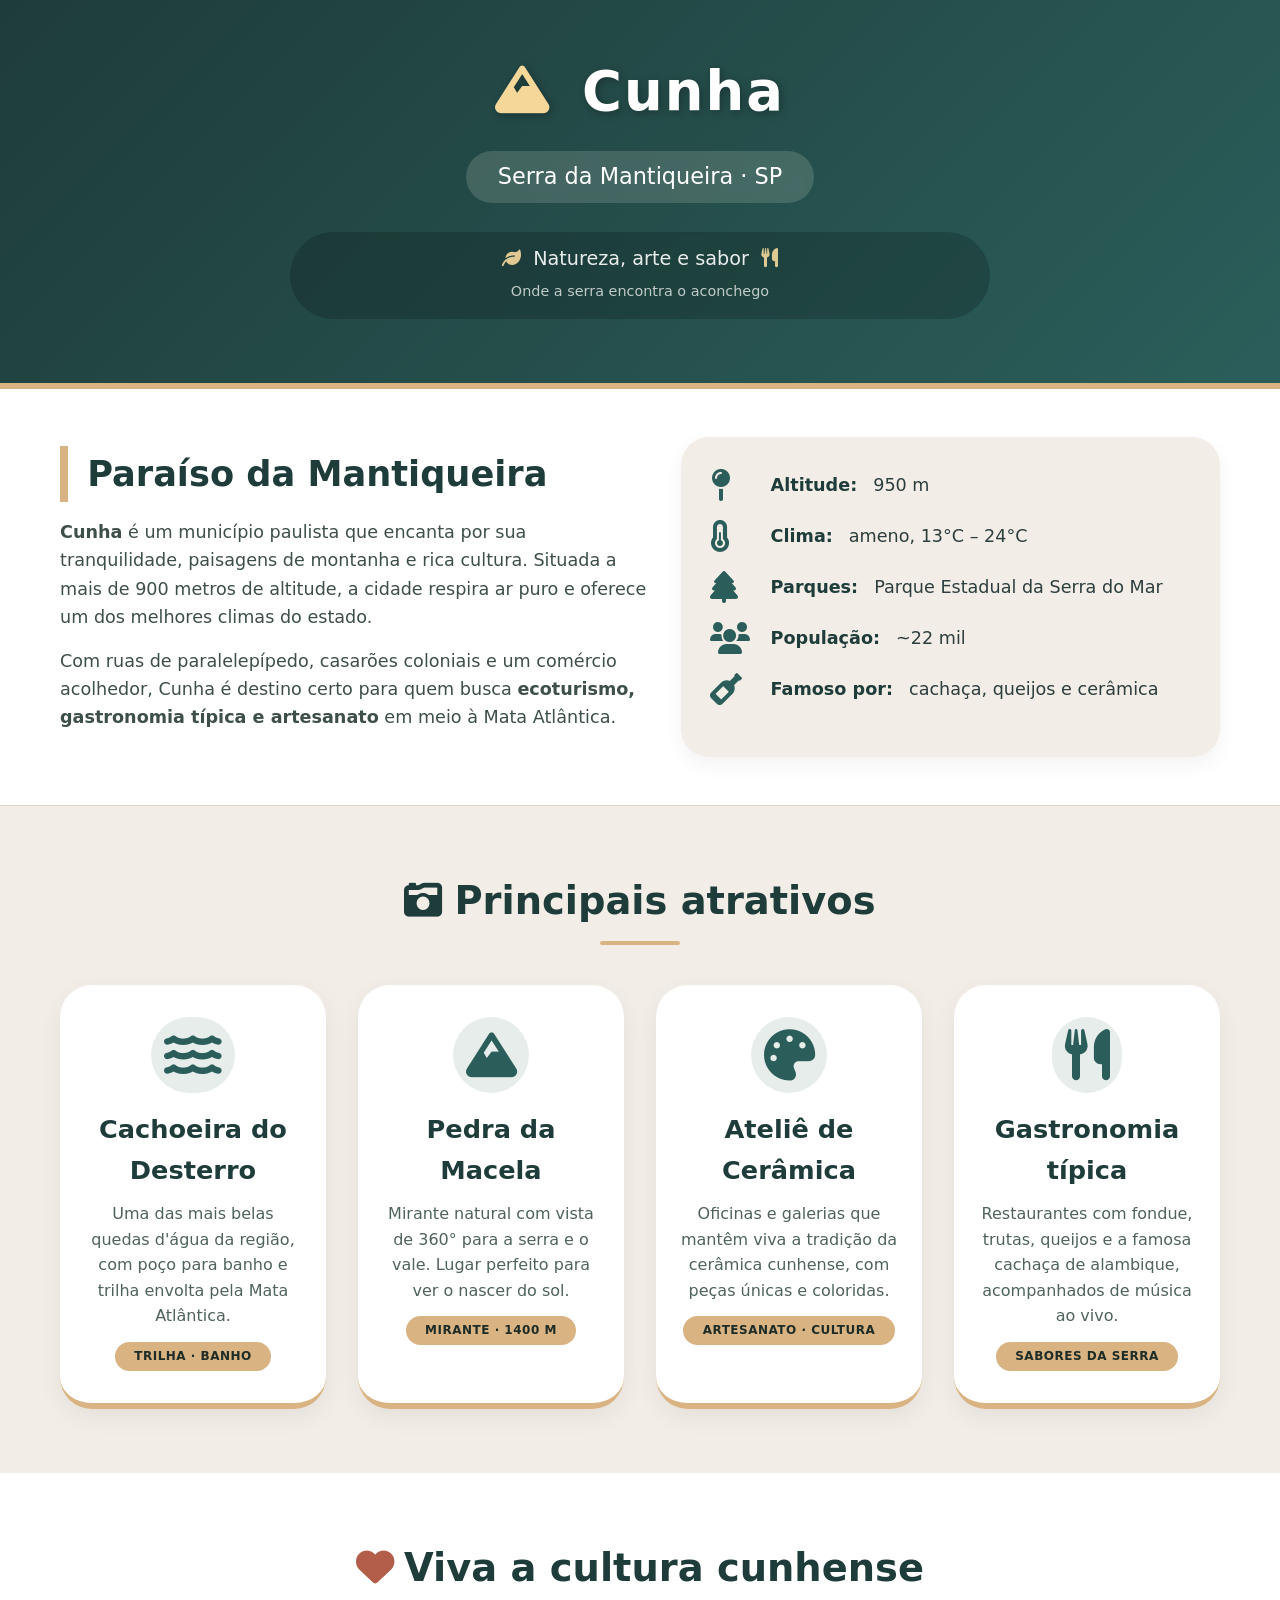
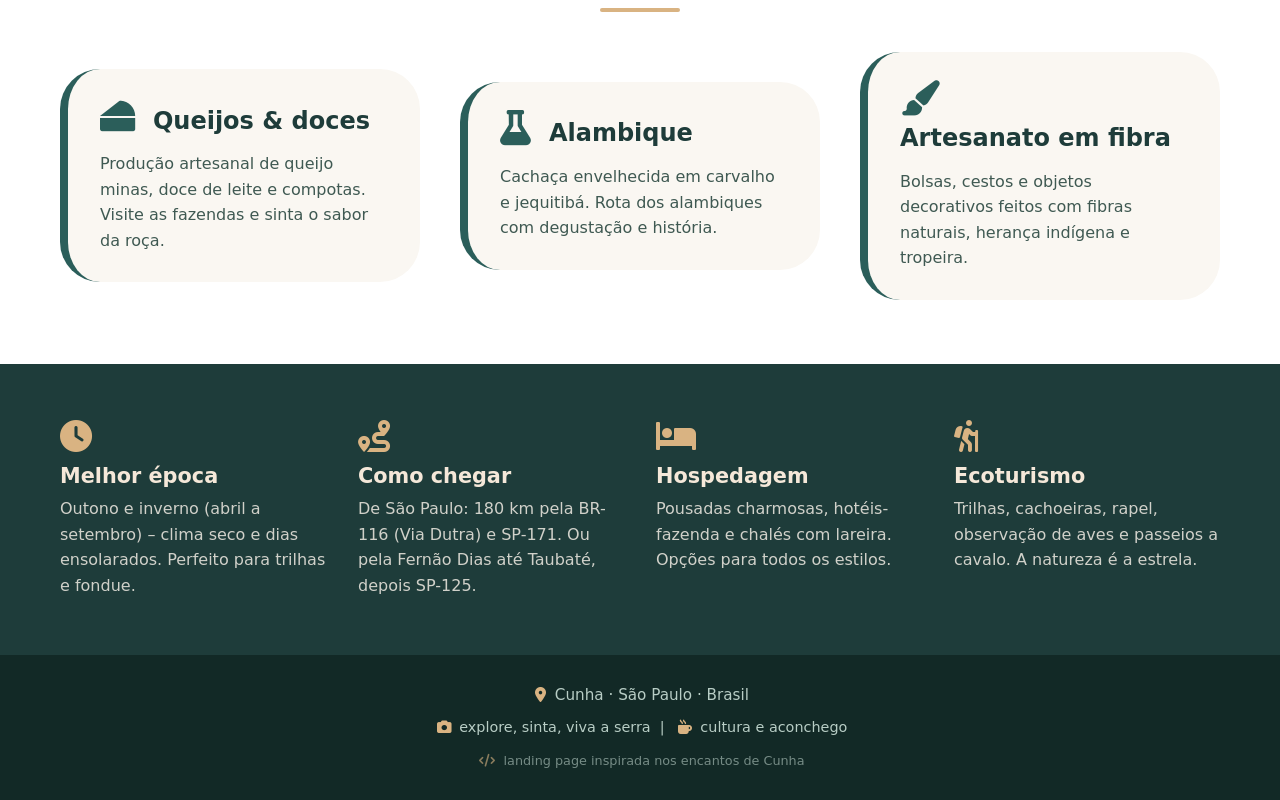
<file: deepseek_html_20260805_d9c108.html>
<!DOCTYPE html>
<html lang="pt-BR">
<head>
  <meta charset="UTF-8" />
  <meta name="viewport" content="width=device-width, initial-scale=1.0" />
  <title>🌿 Cunha - SP | Turismo & Encantos</title>
  <!-- Font Awesome para ícones -->
  <link rel="stylesheet" href="https://cdnjs.cloudflare.com/ajax/libs/font-awesome/6.0.0-beta3/css/all.min.css" />
  <style>
    * {
      margin: 0;
      padding: 0;
      box-sizing: border-box;
    }

    body {
      font-family: 'Segoe UI', Roboto, system-ui, sans-serif;
      background: #f9f6f0;
      color: #2d3e3f;
      line-height: 1.6;
    }

    .container {
      max-width: 1200px;
      margin: 0 auto;
      padding: 0 20px;
    }

    /* cabeçalho / hero */
    .hero {
      background: linear-gradient(135deg, #1e3c3a 0%, #2b5e5a 100%);
      color: white;
      padding: 3rem 0 4rem;
      text-align: center;
      border-bottom: 6px solid #d9b382;
      position: relative;
    }

    .hero h1 {
      font-size: 3.4rem;
      font-weight: 700;
      letter-spacing: 2px;
      margin-bottom: 0.5rem;
      text-shadow: 2px 2px 8px rgba(0,0,0,0.3);
    }

    .hero h1 i {
      color: #f5d79a;
      margin-right: 10px;
    }

    .hero .subtitle {
      font-size: 1.4rem;
      font-weight: 300;
      background: rgba(255,255,240,0.15);
      display: inline-block;
      padding: 0.5rem 2rem;
      border-radius: 50px;
      backdrop-filter: blur(4px);
      margin-top: 0.5rem;
    }

    .hero .tagline {
      margin-top: 1.8rem;
      font-size: 1.2rem;
      max-width: 700px;
      margin-left: auto;
      margin-right: auto;
      opacity: 0.9;
      background: rgba(0,0,0,0.2);
      padding: 0.8rem 1.5rem;
      border-radius: 60px;
      backdrop-filter: blur(2px);
    }

    .hero .tagline i {
      margin: 0 6px;
      color: #f5d79a;
    }

    /* seção sobre */
    .about {
      background: white;
      padding: 3rem 0;
      border-bottom: 1px solid #e0d6c8;
    }

    .about-grid {
      display: flex;
      flex-wrap: wrap;
      gap: 2rem;
      align-items: center;
    }

    .about-text {
      flex: 1 1 300px;
    }

    .about-text h2 {
      font-size: 2.2rem;
      color: #1e3c3a;
      margin-bottom: 1rem;
      border-left: 8px solid #d9b382;
      padding-left: 1.2rem;
    }

    .about-text p {
      font-size: 1.1rem;
      color: #3e4f4a;
      margin-bottom: 1rem;
    }

    .about-stats {
      flex: 1 1 250px;
      background: #f2ede6;
      padding: 2rem 1.8rem;
      border-radius: 28px;
      box-shadow: 0 8px 20px rgba(0,0,0,0.05);
    }

    .about-stats .stat {
      display: flex;
      align-items: center;
      gap: 1rem;
      margin-bottom: 1.2rem;
      font-size: 1.1rem;
    }

    .about-stats .stat i {
      font-size: 2rem;
      width: 2.8rem;
      color: #2b5e5a;
    }

    .about-stats .stat span {
      font-weight: 600;
      color: #1e3c3a;
    }

    /* cartões de atrativos */
    .attractions {
      padding: 4rem 0;
      background: #f2ede6;
    }

    .section-title {
      text-align: center;
      font-size: 2.4rem;
      color: #1e3c3a;
      margin-bottom: 2.5rem;
      position: relative;
    }

    .section-title::after {
      content: '';
      display: block;
      width: 80px;
      height: 4px;
      background: #d9b382;
      margin: 0.6rem auto 0;
      border-radius: 4px;
    }

    .card-grid {
      display: grid;
      grid-template-columns: repeat(auto-fit, minmax(260px, 1fr));
      gap: 2rem;
    }

    .card {
      background: white;
      border-radius: 32px;
      padding: 2rem 1.5rem;
      box-shadow: 0 8px 24px rgba(0, 0, 0, 0.06);
      transition: transform 0.2s ease, box-shadow 0.2s ease;
      text-align: center;
      border-bottom: 6px solid #d9b382;
    }

    .card:hover {
      transform: translateY(-8px);
      box-shadow: 0 16px 32px rgba(0, 0, 0, 0.1);
    }

    .card i {
      font-size: 3.2rem;
      color: #2b5e5a;
      background: #e6edea;
      padding: 0.8rem;
      border-radius: 60px;
      margin-bottom: 1rem;
    }

    .card h3 {
      font-size: 1.6rem;
      margin-bottom: 0.6rem;
      color: #1e3c3a;
    }

    .card p {
      color: #4f625c;
      font-size: 1rem;
    }

    .card .badge {
      display: inline-block;
      background: #d9b382;
      color: #1e2c27;
      font-weight: 600;
      font-size: 0.75rem;
      padding: 0.3rem 1.2rem;
      border-radius: 30px;
      margin-top: 0.8rem;
      letter-spacing: 0.5px;
      text-transform: uppercase;
    }

    /* destaques cultura / gastronomia */
    .culture {
      background: white;
      padding: 4rem 0;
    }

    .culture-flex {
      display: flex;
      flex-wrap: wrap;
      gap: 2.5rem;
      align-items: center;
    }

    .culture-item {
      flex: 1 1 280px;
      background: #faf7f2;
      padding: 1.8rem 2rem;
      border-radius: 40px;
      border-left: 8px solid #2b5e5a;
      transition: 0.2s;
    }

    .culture-item i {
      color: #2b5e5a;
      font-size: 2.2rem;
      margin-right: 0.8rem;
    }

    .culture-item h4 {
      display: inline-block;
      font-size: 1.5rem;
      color: #1e3c3a;
      margin-bottom: 0.2rem;
    }

    .culture-item p {
      margin-top: 0.5rem;
      color: #3f5952;
    }

    /* info prática */
    .info {
      background: #1e3c3a;
      color: #f0ebe3;
      padding: 3.5rem 0;
    }

    .info-grid {
      display: flex;
      flex-wrap: wrap;
      justify-content: space-between;
      gap: 2rem;
    }

    .info-box {
      flex: 1 1 200px;
    }

    .info-box i {
      font-size: 2rem;
      color: #d9b382;
      margin-bottom: 0.5rem;
    }

    .info-box h4 {
      font-size: 1.3rem;
      color: #f5e8d9;
      margin-bottom: 0.2rem;
    }

    .info-box p {
      opacity: 0.85;
      font-size: 1rem;
    }

    .footer {
      background: #122926;
      color: #b8cdc5;
      text-align: center;
      padding: 1.8rem 0;
      font-size: 0.95rem;
    }

    .footer i {
      color: #d9b382;
      margin: 0 4px;
    }

    .footer a {
      color: #d9b382;
      text-decoration: none;
    }

    @media (max-width: 650px) {
      .hero h1 {
        font-size: 2.4rem;
      }
      .hero .subtitle {
        font-size: 1.1rem;
        padding: 0.3rem 1.2rem;
      }
      .about-stats {
        padding: 1.5rem;
      }
      .card-grid {
        grid-template-columns: 1fr;
      }
    }
  </style>
</head>
<body>

  <!-- HERO -->
  <section class="hero">
    <div class="container">
      <h1><i class="fas fa-mountain"></i> Cunha</h1>
      <div class="subtitle">Serra da Mantiqueira · SP</div>
      <div class="tagline">
        <i class="fas fa-leaf"></i> Natureza, arte e sabor <i class="fas fa-utensils"></i> <br>
        <span style="font-size: 0.9rem; opacity: 0.8;">Onde a serra encontra o aconchego</span>
      </div>
    </div>
  </section>

  <!-- SOBRE / DADOS RÁPIDOS -->
  <section class="about">
    <div class="container about-grid">
      <div class="about-text">
        <h2>Paraíso da Mantiqueira</h2>
        <p><strong>Cunha</strong> é um município paulista que encanta por sua tranquilidade, paisagens de montanha e rica cultura. Situada a mais de 900 metros de altitude, a cidade respira ar puro e oferece um dos melhores climas do estado.</p>
        <p>Com ruas de paralelepípedo, casarões coloniais e um comércio acolhedor, Cunha é destino certo para quem busca <strong>ecoturismo, gastronomia típica e artesanato</strong> em meio à Mata Atlântica.</p>
      </div>
      <div class="about-stats">
        <div class="stat"><i class="fas fa-map-pin"></i> <span>Altitude:</span> 950 m</div>
        <div class="stat"><i class="fas fa-thermometer-half"></i> <span>Clima:</span> ameno, 13°C – 24°C</div>
        <div class="stat"><i class="fas fa-tree"></i> <span>Parques:</span> Parque Estadual da Serra do Mar</div>
        <div class="stat"><i class="fas fa-users"></i> <span>População:</span> ~22 mil</div>
        <div class="stat"><i class="fas fa-wine-bottle"></i> <span>Famoso por:</span> cachaça, queijos e cerâmica</div>
      </div>
    </div>
  </section>

  <!-- ATRATIVOS PRINCIPAIS -->
  <section class="attractions">
    <div class="container">
      <h2 class="section-title"><i class="fas fa-camera-retro" style="margin-right: 12px;"></i>Principais atrativos</h2>
      <div class="card-grid">
        <div class="card">
          <i class="fas fa-water"></i>
          <h3>Cachoeira do Desterro</h3>
          <p>Uma das mais belas quedas d'água da região, com poço para banho e trilha envolta pela Mata Atlântica.</p>
          <span class="badge">trilha · banho</span>
        </div>
        <div class="card">
          <i class="fas fa-mountain"></i>
          <h3>Pedra da Macela</h3>
          <p>Mirante natural com vista de 360° para a serra e o vale. Lugar perfeito para ver o nascer do sol.</p>
          <span class="badge">mirante · 1400 m</span>
        </div>
        <div class="card">
          <i class="fas fa-palette"></i>
          <h3>Ateliê de Cerâmica</h3>
          <p>Oficinas e galerias que mantêm viva a tradição da cerâmica cunhense, com peças únicas e coloridas.</p>
          <span class="badge">artesanato · cultura</span>
        </div>
        <div class="card">
          <i class="fas fa-utensils"></i>
          <h3>Gastronomia típica</h3>
          <p>Restaurantes com fondue, trutas, queijos e a famosa cachaça de alambique, acompanhados de música ao vivo.</p>
          <span class="badge">sabores da serra</span>
        </div>
      </div>
    </div>
  </section>

  <!-- CULTURA E GASTRONOMIA -->
  <section class="culture">
    <div class="container">
      <h2 class="section-title"><i class="fas fa-heart" style="color: #b35e4b; margin-right: 10px;"></i>Viva a cultura cunhense</h2>
      <div class="culture-flex">
        <div class="culture-item">
          <i class="fas fa-cheese"></i>
          <h4>Queijos & doces</h4>
          <p>Produção artesanal de queijo minas, doce de leite e compotas. Visite as fazendas e sinta o sabor da roça.</p>
        </div>
        <div class="culture-item">
          <i class="fas fa-flask"></i>
          <h4>Alambique</h4>
          <p>Cachaça envelhecida em carvalho e jequitibá. Rota dos alambiques com degustação e história.</p>
        </div>
        <div class="culture-item">
          <i class="fas fa-paint-brush"></i>
          <h4>Artesanato em fibra</h4>
          <p>Bolsas, cestos e objetos decorativos feitos com fibras naturais, herança indígena e tropeira.</p>
        </div>
      </div>
    </div>
  </section>

  <!-- INFORMAÇÕES PRÁTICAS -->
  <section class="info">
    <div class="container info-grid">
      <div class="info-box">
        <i class="fas fa-clock"></i>
        <h4>Melhor época</h4>
        <p>Outono e inverno (abril a setembro) – clima seco e dias ensolarados. Perfeito para trilhas e fondue.</p>
      </div>
      <div class="info-box">
        <i class="fas fa-route"></i>
        <h4>Como chegar</h4>
        <p>De São Paulo: 180 km pela BR-116 (Via Dutra) e SP-171. Ou pela Fernão Dias até Taubaté, depois SP-125.</p>
      </div>
      <div class="info-box">
        <i class="fas fa-bed"></i>
        <h4>Hospedagem</h4>
        <p>Pousadas charmosas, hotéis-fazenda e chalés com lareira. Opções para todos os estilos.</p>
      </div>
      <div class="info-box">
        <i class="fas fa-hiking"></i>
        <h4>Ecoturismo</h4>
        <p>Trilhas, cachoeiras, rapel, observação de aves e passeios a cavalo. A natureza é a estrela.</p>
      </div>
    </div>
  </section>

  <!-- FOOTER -->
  <footer class="footer">
    <div class="container">
      <p><i class="fas fa-map-marker-alt"></i> Cunha · São Paulo · Brasil</p>
      <p style="margin-top: 8px; font-size: 0.9rem;">
        <i class="fas fa-camera"></i> explore, sinta, viva a serra &nbsp;|&nbsp; 
        <i class="fas fa-mug-hot"></i> cultura e aconchego
      </p>
      <p style="margin-top: 12px; opacity: 0.6; font-size: 0.8rem;">
        <i class="fas fa-code"></i> landing page inspirada nos encantos de Cunha
      </p>
    </div>
  </footer>

</body>
</html>
</file>
